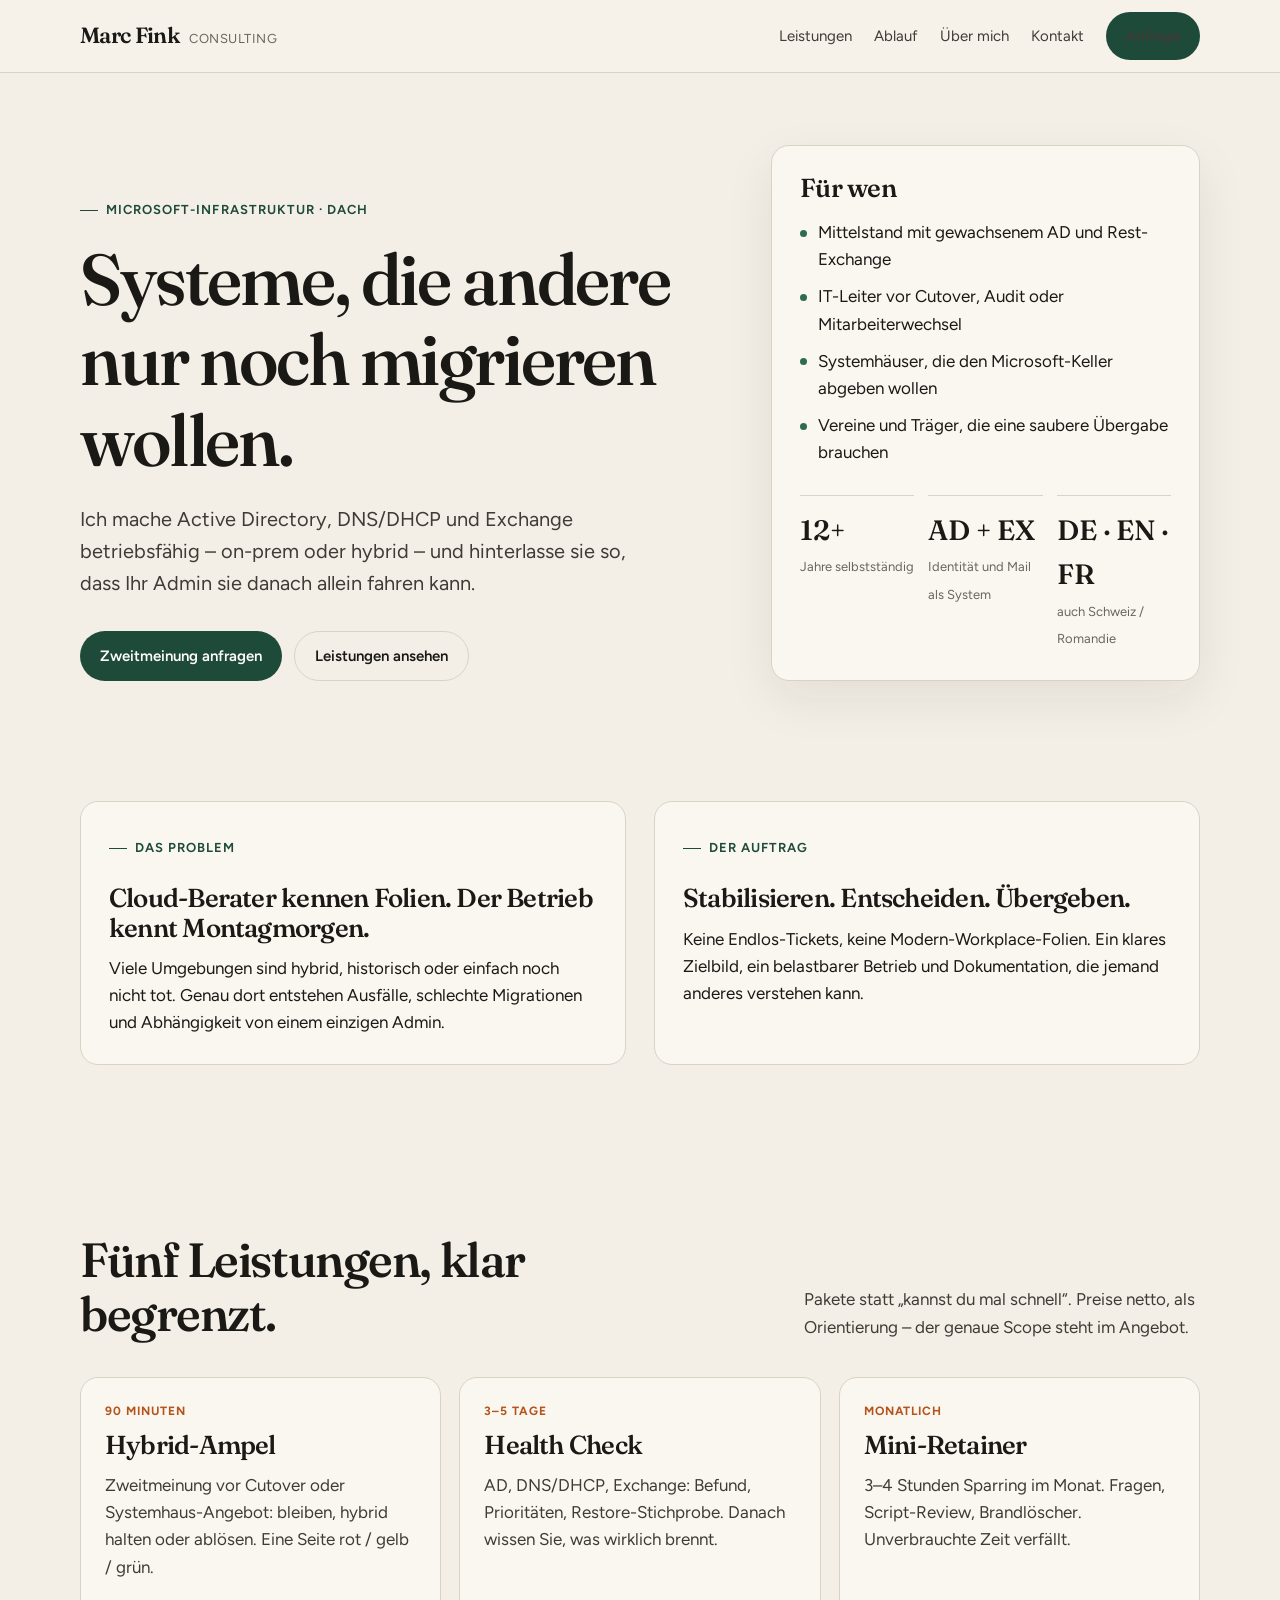
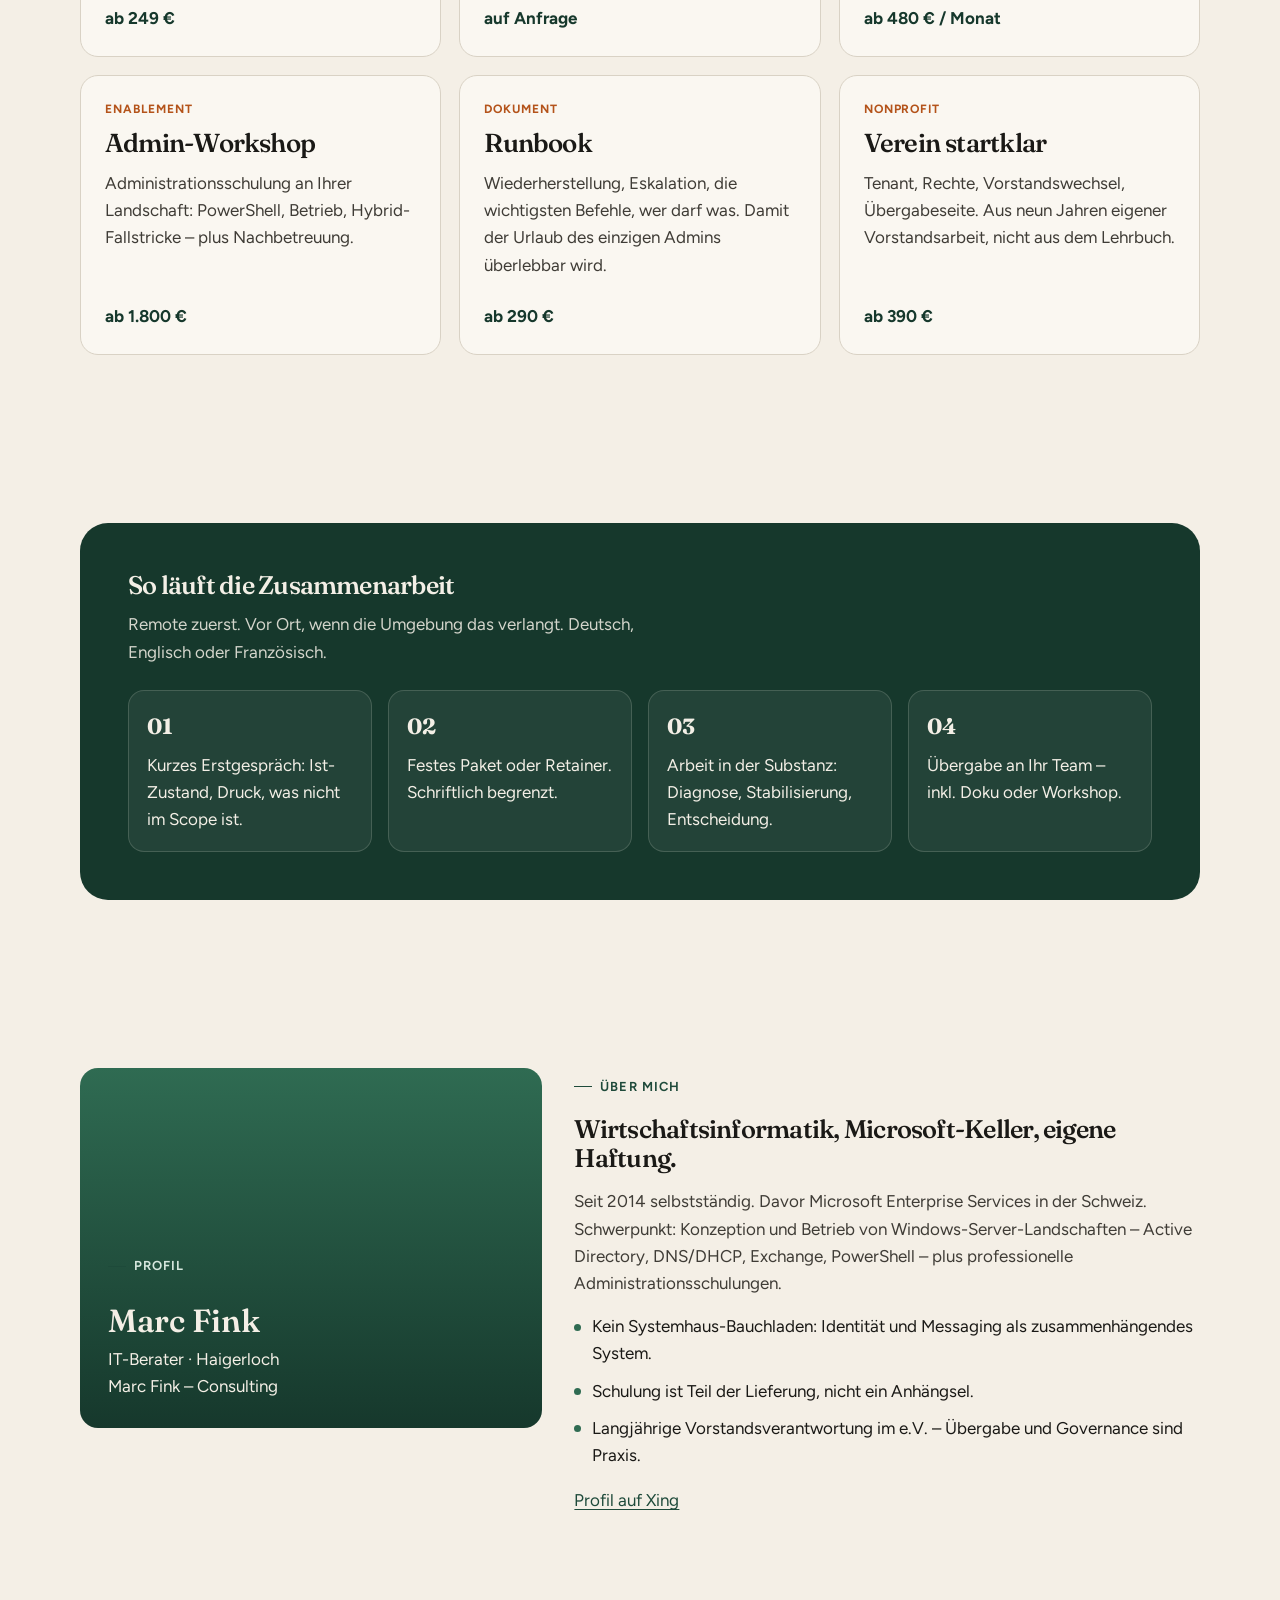
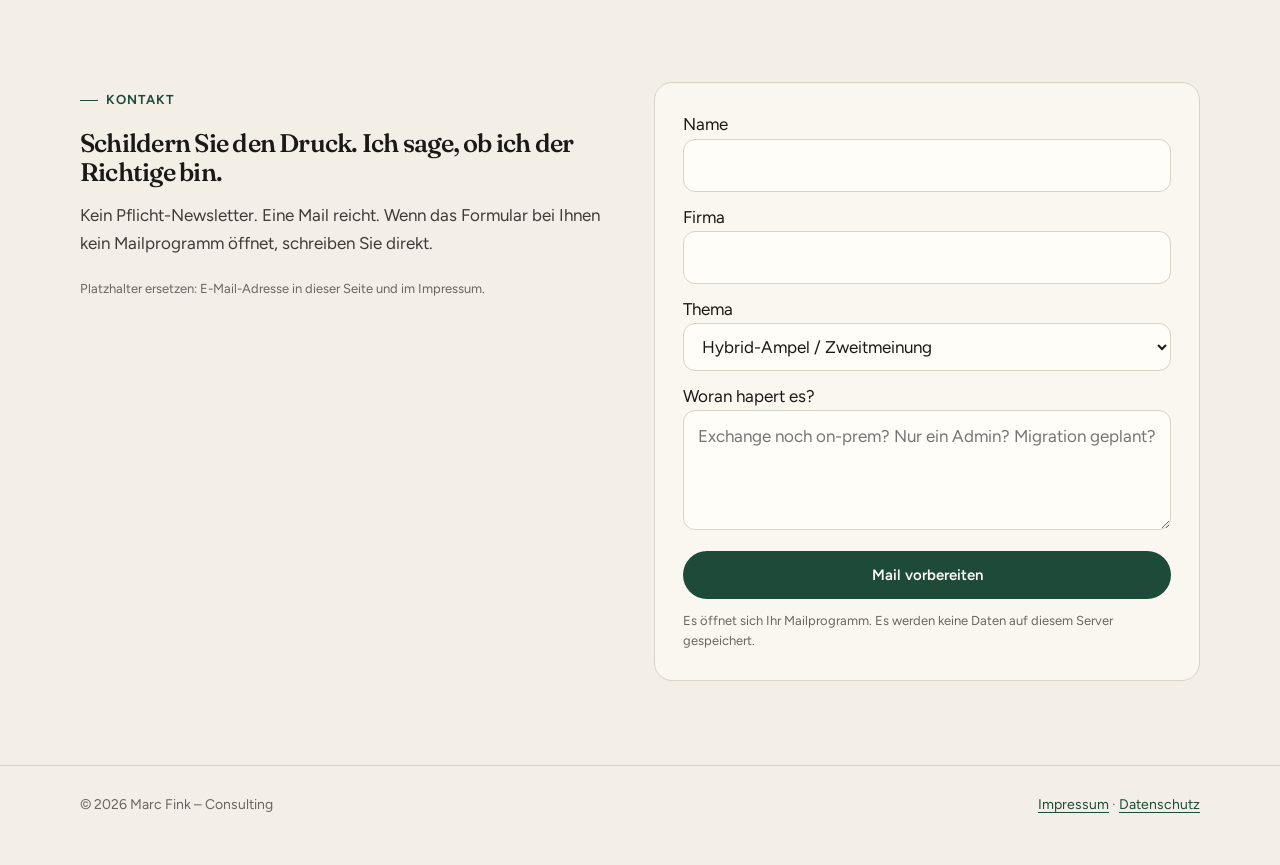
<file: index.html>
<!DOCTYPE html>
<html lang="de">
<head>
  <meta charset="UTF-8">
  <meta name="viewport" content="width=device-width, initial-scale=1">
  <title>Marc Fink Consulting – Microsoft-Infrastruktur, die den Betrieb hält</title>
  <meta name="description" content="Unabhängige Beratung für Active Directory, DNS/DHCP, Exchange und PowerShell. Hybrid und Legacy betriebsfähig machen – plus Wissenstransfer für Ihr Admin-Team.">
  <link rel="preconnect" href="https://fonts.googleapis.com">
  <link rel="preconnect" href="https://fonts.gstatic.com" crossorigin>
  <link href="https://fonts.googleapis.com/css2?family=Figtree:wght@400;500;600;700&family=Fraunces:opsz,wght@9..144,500;9..144,560;9..144,650&display=swap" rel="stylesheet">
  <link rel="stylesheet" href="css/styles.css">
</head>
<body>
  <header class="nav">
    <div class="wrap nav-inner">
      <a class="brand" href="index.html">
        <span class="brand-mark">Marc Fink</span>
        <span class="brand-sub">Consulting</span>
      </a>
      <button class="menu-btn" type="button" aria-expanded="false" aria-label="Menü">Menü</button>
      <ul class="nav-links">
        <li><a href="#leistungen">Leistungen</a></li>
        <li><a href="#ablauf">Ablauf</a></li>
        <li><a href="#ueber">Über mich</a></li>
        <li><a href="#kontakt">Kontakt</a></li>
        <li><a class="btn btn-dark" href="#kontakt">Anfrage</a></li>
      </ul>
    </div>
  </header>

  <main>
    <section class="hero">
      <div class="wrap hero-grid">
        <div>
          <p class="kicker">Microsoft-Infrastruktur · DACH</p>
          <h1>Systeme, die andere nur noch migrieren wollen.</h1>
          <p class="lead">Ich mache Active Directory, DNS/DHCP und Exchange betriebsfähig – on-prem oder hybrid – und hinterlasse sie so, dass Ihr Admin sie danach allein fahren kann.</p>
          <div style="display:flex;gap:12px;flex-wrap:wrap;">
            <a class="btn btn-dark" href="#kontakt">Zweitmeinung anfragen</a>
            <a class="btn btn-line" href="#leistungen">Leistungen ansehen</a>
          </div>
        </div>
        <aside class="hero-card">
          <h2>Für wen</h2>
          <ul class="list">
            <li>Mittelstand mit gewachsenem AD und Rest-Exchange</li>
            <li>IT-Leiter vor Cutover, Audit oder Mitarbeiterwechsel</li>
            <li>Systemhäuser, die den Microsoft-Keller abgeben wollen</li>
            <li>Vereine und Träger, die eine saubere Übergabe brauchen</li>
          </ul>
          <div class="stat-row">
            <div class="stat"><b>12+</b><span>Jahre selbstständig</span></div>
            <div class="stat"><b>AD + EX</b><span>Identität und Mail als System</span></div>
            <div class="stat"><b>DE · EN · FR</b><span>auch Schweiz / Romandie</span></div>
          </div>
        </aside>
      </div>
    </section>

    <section class="section" id="problem">
      <div class="wrap split">
        <article class="panel">
          <p class="kicker">Das Problem</p>
          <h3>Cloud-Berater kennen Folien. Der Betrieb kennt Montagmorgen.</h3>
          <p>Viele Umgebungen sind hybrid, historisch oder einfach noch nicht tot. Genau dort entstehen Ausfälle, schlechte Migrationen und Abhängigkeit von einem einzigen Admin.</p>
        </article>
        <article class="panel">
          <p class="kicker">Der Auftrag</p>
          <h3>Stabilisieren. Entscheiden. Übergeben.</h3>
          <p>Keine Endlos-Tickets, keine Modern-Workplace-Folien. Ein klares Zielbild, ein belastbarer Betrieb und Dokumentation, die jemand anderes verstehen kann.</p>
        </article>
      </div>
    </section>

    <section class="section" id="leistungen">
      <div class="wrap">
        <div class="section-head">
          <h2>Fünf Leistungen, klar begrenzt.</h2>
          <p>Pakete statt „kannst du mal schnell“. Preise netto, als Orientierung – der genaue Scope steht im Angebot.</p>
        </div>
        <div class="cards">
          <article class="card">
            <span class="tag">90 Minuten</span>
            <h3>Hybrid-Ampel</h3>
            <p>Zweitmeinung vor Cutover oder Systemhaus-Angebot: bleiben, hybrid halten oder ablösen. Eine Seite rot / gelb / grün.</p>
            <div class="price">ab 249 €</div>
          </article>
          <article class="card">
            <span class="tag">3–5 Tage</span>
            <h3>Health Check</h3>
            <p>AD, DNS/DHCP, Exchange: Befund, Prioritäten, Restore-Stichprobe. Danach wissen Sie, was wirklich brennt.</p>
            <div class="price">auf Anfrage</div>
          </article>
          <article class="card">
            <span class="tag">monatlich</span>
            <h3>Mini-Retainer</h3>
            <p>3–4 Stunden Sparring im Monat. Fragen, Script-Review, Brandlöscher. Unverbrauchte Zeit verfällt.</p>
            <div class="price">ab 480 € / Monat</div>
          </article>
          <article class="card">
            <span class="tag">Enablement</span>
            <h3>Admin-Workshop</h3>
            <p>Administrationsschulung an Ihrer Landschaft: PowerShell, Betrieb, Hybrid-Fallstricke – plus Nachbetreuung.</p>
            <div class="price">ab 1.800 €</div>
          </article>
          <article class="card">
            <span class="tag">Dokument</span>
            <h3>Runbook</h3>
            <p>Wiederherstellung, Eskalation, die wichtigsten Befehle, wer darf was. Damit der Urlaub des einzigen Admins überlebbar wird.</p>
            <div class="price">ab 290 €</div>
          </article>
          <article class="card">
            <span class="tag">Nonprofit</span>
            <h3>Verein startklar</h3>
            <p>Tenant, Rechte, Vorstandswechsel, Übergabeseite. Aus neun Jahren eigener Vorstandsarbeit, nicht aus dem Lehrbuch.</p>
            <div class="price">ab 390 €</div>
          </article>
        </div>
      </div>
    </section>

    <section class="section" id="ablauf">
      <div class="wrap">
        <div class="band">
          <h2>So läuft die Zusammenarbeit</h2>
          <p>Remote zuerst. Vor Ort, wenn die Umgebung das verlangt. Deutsch, Englisch oder Französisch.</p>
          <div class="steps">
            <div class="step"><b>01</b>Kurzes Erstgespräch: Ist-Zustand, Druck, was nicht im Scope ist.</div>
            <div class="step"><b>02</b>Festes Paket oder Retainer. Schriftlich begrenzt.</div>
            <div class="step"><b>03</b>Arbeit in der Substanz: Diagnose, Stabilisierung, Entscheidung.</div>
            <div class="step"><b>04</b>Übergabe an Ihr Team – inkl. Doku oder Workshop.</div>
          </div>
        </div>
      </div>
    </section>

    <section class="section" id="ueber">
      <div class="wrap about">
        <div class="portrait">
          <span class="kicker" style="color:#d7e8df;">Profil</span>
          <strong>Marc Fink</strong>
          <p>IT-Berater · Haigerloch<br>Marc Fink – Consulting</p>
        </div>
        <div>
          <p class="kicker">Über mich</p>
          <h2>Wirtschaftsinformatik, Microsoft-Keller, eigene Haftung.</h2>
          <p style="margin:16px 0;color:var(--ink-soft);">Seit 2014 selbstständig. Davor Microsoft Enterprise Services in der Schweiz. Schwerpunkt: Konzeption und Betrieb von Windows-Server-Landschaften – Active Directory, DNS/DHCP, Exchange, PowerShell – plus professionelle Administrationsschulungen.</p>
          <ul class="list">
            <li>Kein Systemhaus-Bauchladen: Identität und Messaging als zusammenhängendes System.</li>
            <li>Schulung ist Teil der Lieferung, nicht ein Anhängsel.</li>
            <li>Langjährige Vorstandsverantwortung im e.V. – Übergabe und Governance sind Praxis.</li>
          </ul>
          <p style="margin-top:18px;"><a href="https://www.xing.com/profile/Marc_Fink" rel="noopener">Profil auf Xing</a></p>
        </div>
      </div>
    </section>

    <section class="section" id="kontakt">
      <div class="wrap split">
        <div>
          <p class="kicker">Kontakt</p>
          <h2>Schildern Sie den Druck. Ich sage, ob ich der Richtige bin.</h2>
          <p style="margin:16px 0 22px;color:var(--ink-soft);">Kein Pflicht-Newsletter. Eine Mail reicht. Wenn das Formular bei Ihnen kein Mailprogramm öffnet, schreiben Sie direkt.</p>
          <p class="note">Platzhalter ersetzen: E-Mail-Adresse in dieser Seite und im Impressum.</p>
        </div>
        <form class="form panel" id="anfrage" data-email="info@mfixpert.de">
          <label>Name<input name="name" required autocomplete="name"></label>
          <label>Firma<input name="firma" autocomplete="organization"></label>
          <label>Thema
            <select name="thema">
              <option>Hybrid-Ampel / Zweitmeinung</option>
              <option>Health Check</option>
              <option>Mini-Retainer</option>
              <option>Workshop / Enablement</option>
              <option>Runbook</option>
              <option>Verein / Nonprofit</option>
              <option>Anderes</option>
            </select>
          </label>
          <label>Woran hapert es?<textarea name="nachricht" required placeholder="Exchange noch on-prem? Nur ein Admin? Migration geplant?"></textarea></label>
          <button class="btn btn-dark" type="submit">Mail vorbereiten</button>
          <p class="note">Es öffnet sich Ihr Mailprogramm. Es werden keine Daten auf diesem Server gespeichert.</p>
        </form>
      </div>
    </section>
  </main>

  <footer>
    <div class="wrap foot">
      <span>© <span id="y"></span> Marc Fink – Consulting</span>
      <span>
        <a href="impressum.html">Impressum</a>
        ·
        <a href="datenschutz.html">Datenschutz</a>
      </span>
    </div>
  </footer>
  <script>
    document.getElementById("y").textContent = new Date().getFullYear();
  </script>
  <script src="js/main.js"></script>
</body>
</html>
</file>
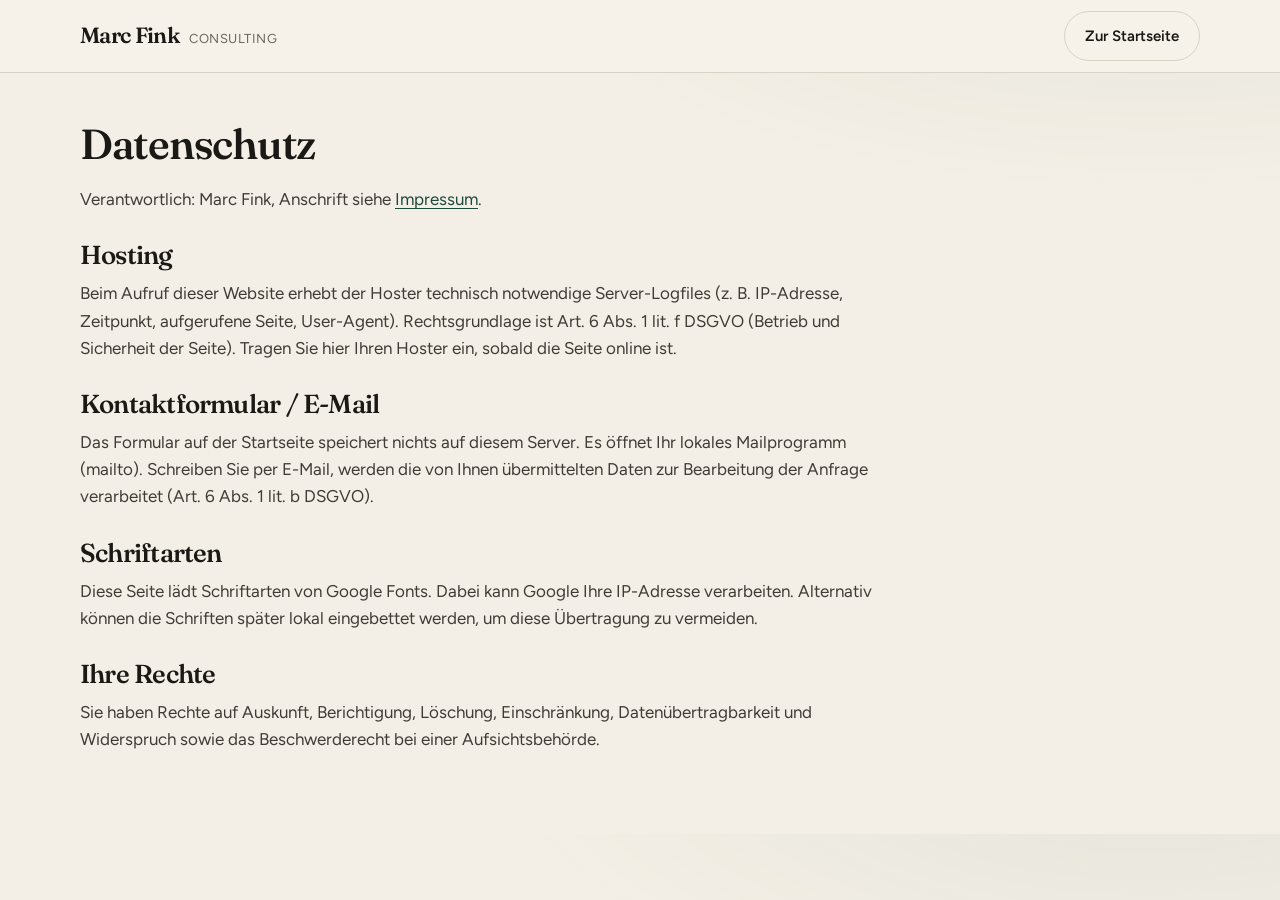
<file: datenschutz.html>
<!DOCTYPE html>
<html lang="de">
<head>
  <meta charset="UTF-8">
  <meta name="viewport" content="width=device-width, initial-scale=1">
  <title>Datenschutz – Marc Fink Consulting</title>
  <link rel="preconnect" href="https://fonts.googleapis.com">
  <link rel="preconnect" href="https://fonts.gstatic.com" crossorigin>
  <link href="https://fonts.googleapis.com/css2?family=Figtree:wght@400;500;600;700&family=Fraunces:opsz,wght@9..144,560&display=swap" rel="stylesheet">
  <link rel="stylesheet" href="css/styles.css">
</head>
<body>
  <header class="nav">
    <div class="wrap nav-inner">
      <a class="brand" href="index.html">
        <span class="brand-mark">Marc Fink</span>
        <span class="brand-sub">Consulting</span>
      </a>
      <a class="btn btn-line" href="index.html">Zur Startseite</a>
    </div>
  </header>
  <main class="legal wrap">
    <h1>Datenschutz</h1>
    <p>Verantwortlich: Marc Fink, Anschrift siehe <a href="impressum.html">Impressum</a>.</p>

    <h2>Hosting</h2>
    <p>Beim Aufruf dieser Website erhebt der Hoster technisch notwendige Server-Logfiles (z. B. IP-Adresse, Zeitpunkt, aufgerufene Seite, User-Agent). Rechtsgrundlage ist Art. 6 Abs. 1 lit. f DSGVO (Betrieb und Sicherheit der Seite). Tragen Sie hier Ihren Hoster ein, sobald die Seite online ist.</p>

    <h2>Kontaktformular / E-Mail</h2>
    <p>Das Formular auf der Startseite speichert nichts auf diesem Server. Es öffnet Ihr lokales Mailprogramm (mailto). Schreiben Sie per E-Mail, werden die von Ihnen übermittelten Daten zur Bearbeitung der Anfrage verarbeitet (Art. 6 Abs. 1 lit. b DSGVO).</p>

    <h2>Schriftarten</h2>
    <p>Diese Seite lädt Schriftarten von Google Fonts. Dabei kann Google Ihre IP-Adresse verarbeiten. Alternativ können die Schriften später lokal eingebettet werden, um diese Übertragung zu vermeiden.</p>

    <h2>Ihre Rechte</h2>
    <p>Sie haben Rechte auf Auskunft, Berichtigung, Löschung, Einschränkung, Datenübertragbarkeit und Widerspruch sowie das Beschwerderecht bei einer Aufsichtsbehörde.</p>
  </main>
</body>
</html>
</file>
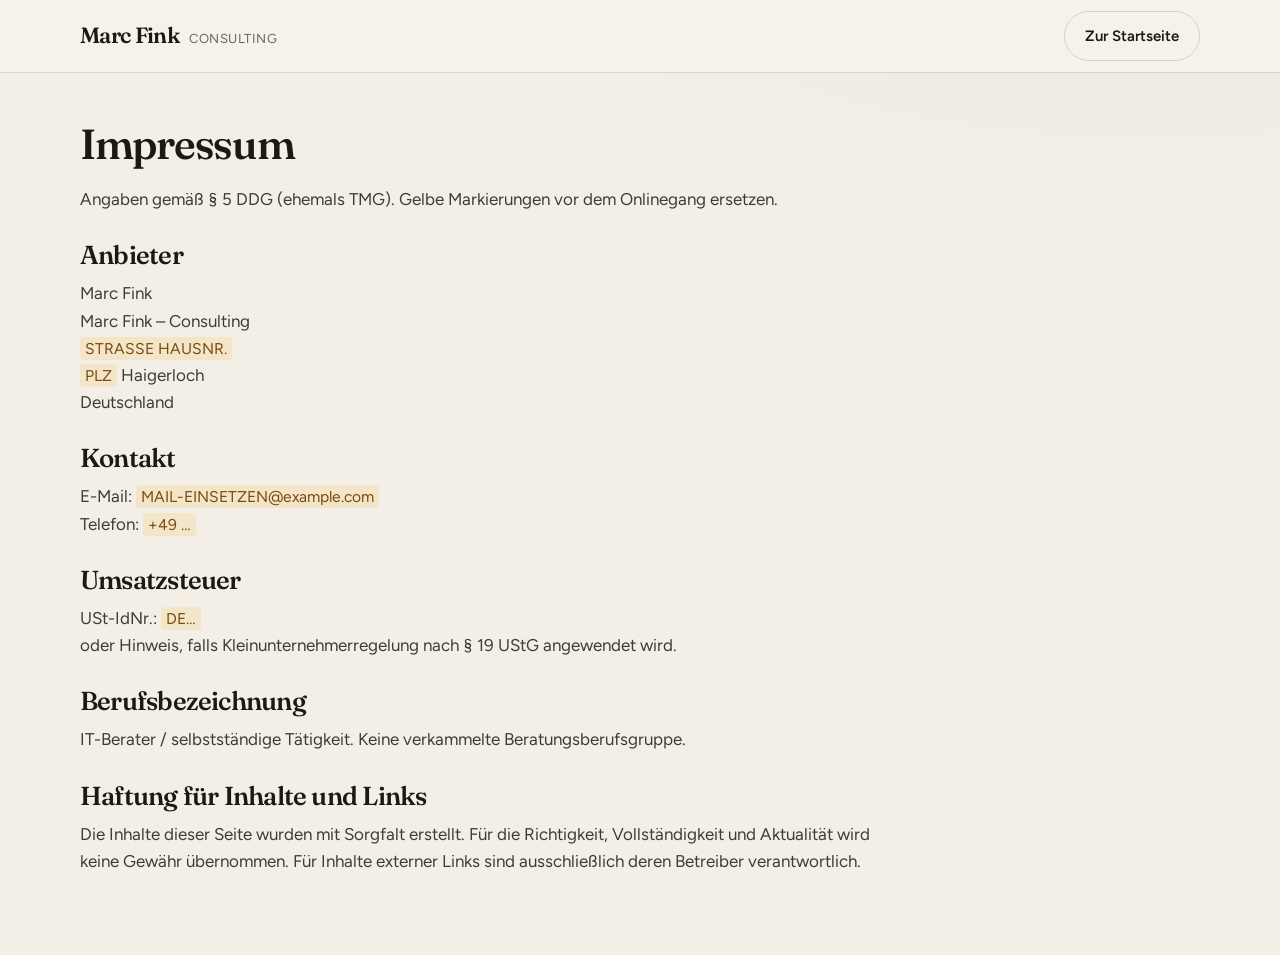
<file: impressum.html>
<!DOCTYPE html>
<html lang="de">
<head>
  <meta charset="UTF-8">
  <meta name="viewport" content="width=device-width, initial-scale=1">
  <title>Impressum – Marc Fink Consulting</title>
  <link rel="preconnect" href="https://fonts.googleapis.com">
  <link rel="preconnect" href="https://fonts.gstatic.com" crossorigin>
  <link href="https://fonts.googleapis.com/css2?family=Figtree:wght@400;500;600;700&family=Fraunces:opsz,wght@9..144,560&display=swap" rel="stylesheet">
  <link rel="stylesheet" href="css/styles.css">
</head>
<body>
  <header class="nav">
    <div class="wrap nav-inner">
      <a class="brand" href="index.html">
        <span class="brand-mark">Marc Fink</span>
        <span class="brand-sub">Consulting</span>
      </a>
      <a class="btn btn-line" href="index.html">Zur Startseite</a>
    </div>
  </header>
  <main class="legal wrap">
    <h1>Impressum</h1>
    <p>Angaben gemäß § 5 DDG (ehemals TMG). Gelbe Markierungen vor dem Onlinegang ersetzen.</p>

    <h2>Anbieter</h2>
    <p>
      Marc Fink<br>
      Marc Fink – Consulting<br>
      <span class="placeholder">STRASSE HAUSNR.</span><br>
      <span class="placeholder">PLZ</span> Haigerloch<br>
      Deutschland
    </p>

    <h2>Kontakt</h2>
    <p>
      E-Mail: <span class="placeholder">MAIL-EINSETZEN@example.com</span><br>
      Telefon: <span class="placeholder">+49 …</span>
    </p>

    <h2>Umsatzsteuer</h2>
    <p>
      USt-IdNr.: <span class="placeholder">DE…</span><br>
      oder Hinweis, falls Kleinunternehmerregelung nach § 19 UStG angewendet wird.
    </p>

    <h2>Berufsbezeichnung</h2>
    <p>IT-Berater / selbstständige Tätigkeit. Keine verkammelte Beratungsberufsgruppe.</p>

    <h2>Haftung für Inhalte und Links</h2>
    <p>Die Inhalte dieser Seite wurden mit Sorgfalt erstellt. Für die Richtigkeit, Vollständigkeit und Aktualität wird keine Gewähr übernommen. Für Inhalte externer Links sind ausschließlich deren Betreiber verantwortlich.</p>
  </main>
</body>
</html>
</file>
<file: css/styles.css>
:root {
  --ink: #1a1916;
  --ink-soft: #3f3c36;
  --muted: #6b655c;
  --line: #d9d2c5;
  --paper: #f4efe6;
  --paper-2: #ebe4d6;
  --card: #faf7f1;
  --forest: #1e4a3a;
  --forest-2: #16382c;
  --moss: #2f6b52;
  --gold: #b4531a;
  --white: #fffdf8;
  --shadow: 0 18px 50px rgba(26, 25, 22, 0.08);
  --radius: 18px;
  --max: 1120px;
}

*,
*::before,
*::after {
  box-sizing: border-box;
  margin: 0;
  padding: 0;
}

html {
  scroll-behavior: smooth;
}

body {
  font-family: "Figtree", system-ui, sans-serif;
  color: var(--ink);
  background:
    radial-gradient(1200px 500px at 90% -10%, rgba(47, 107, 82, 0.08), transparent 55%),
    var(--paper);
  line-height: 1.6;
  font-size: 17px;
}

img,
svg {
  display: block;
  max-width: 100%;
}

a {
  color: var(--forest);
  text-decoration-thickness: 1px;
  text-underline-offset: 3px;
}

.wrap {
  width: min(var(--max), calc(100% - 40px));
  margin-inline: auto;
}

.nav {
  position: sticky;
  top: 0;
  z-index: 20;
  backdrop-filter: blur(16px);
  background: color-mix(in srgb, var(--paper) 84%, white);
  border-bottom: 1px solid var(--line);
}

.nav-inner {
  display: flex;
  align-items: center;
  justify-content: space-between;
  min-height: 72px;
  gap: 20px;
}

.brand {
  display: flex;
  align-items: baseline;
  gap: 10px;
  color: inherit;
  text-decoration: none;
}

.brand-mark {
  font-family: "Fraunces", Georgia, serif;
  font-weight: 600;
  font-size: 22px;
  letter-spacing: -0.03em;
}

.brand-sub {
  color: var(--muted);
  font-size: 13px;
  letter-spacing: 0.04em;
  text-transform: uppercase;
}

.nav-links {
  display: flex;
  gap: 22px;
  list-style: none;
  align-items: center;
}

.nav-links a {
  color: var(--ink-soft);
  text-decoration: none;
  font-size: 15px;
}

.nav-links a:hover {
  color: var(--forest);
}

.btn {
  display: inline-flex;
  align-items: center;
  justify-content: center;
  gap: 8px;
  border: 0;
  cursor: pointer;
  text-decoration: none;
  border-radius: 999px;
  padding: 12px 20px;
  font: inherit;
  font-weight: 600;
  font-size: 15px;
  transition: 0.2s ease;
}

.btn-dark {
  background: var(--forest);
  color: var(--white);
}

.btn-dark:hover {
  background: var(--forest-2);
  color: var(--white);
}

.btn-line {
  background: transparent;
  color: var(--ink);
  border: 1px solid var(--line);
}

.btn-line:hover {
  border-color: var(--ink);
}

.menu-btn {
  display: none;
  background: none;
  border: 1px solid var(--line);
  border-radius: 10px;
  padding: 8px 10px;
  font: inherit;
}

.hero {
  padding: 72px 0 36px;
}

.kicker {
  display: inline-flex;
  align-items: center;
  gap: 8px;
  color: var(--forest);
  font-size: 13px;
  font-weight: 650;
  letter-spacing: 0.08em;
  text-transform: uppercase;
  margin-bottom: 18px;
}

.kicker::before {
  content: "";
  width: 18px;
  height: 1px;
  background: var(--forest);
}

h1,
h2,
h3,
.serif {
  font-family: "Fraunces", Georgia, serif;
  letter-spacing: -0.03em;
  font-weight: 560;
  line-height: 1.12;
}

h1 {
  font-size: clamp(40px, 6vw, 72px);
  max-width: 16ch;
  margin-bottom: 22px;
}

.lead {
  font-size: 20px;
  color: var(--ink-soft);
  max-width: 44ch;
  margin-bottom: 32px;
}

.hero-grid {
  display: grid;
  grid-template-columns: 1.2fr 0.8fr;
  gap: 48px;
  align-items: end;
}

.hero-card {
  background: var(--card);
  border: 1px solid var(--line);
  border-radius: var(--radius);
  padding: 28px;
  box-shadow: var(--shadow);
}

.hero-card h2 {
  font-size: 26px;
  margin-bottom: 16px;
}

.stat-row {
  display: grid;
  grid-template-columns: repeat(3, 1fr);
  gap: 14px;
  margin-top: 28px;
}

.stat {
  border-top: 1px solid var(--line);
  padding-top: 12px;
}

.stat b {
  display: block;
  font-family: "Fraunces", Georgia, serif;
  font-size: 28px;
  font-weight: 560;
}

.stat span {
  color: var(--muted);
  font-size: 13px;
}

.section {
  padding: 84px 0;
}

.section-head {
  display: flex;
  justify-content: space-between;
  gap: 24px;
  align-items: end;
  margin-bottom: 36px;
}

.section-head h2 {
  font-size: clamp(32px, 4vw, 48px);
  max-width: 16ch;
}

.section-head p {
  max-width: 36ch;
  color: var(--ink-soft);
}

.split {
  display: grid;
  grid-template-columns: 1fr 1fr;
  gap: 28px;
}

.panel {
  background: var(--card);
  border: 1px solid var(--line);
  border-radius: var(--radius);
  padding: 28px;
}

.panel h3 {
  font-size: 26px;
  margin: 8px 0 12px;
}

.list {
  list-style: none;
  display: grid;
  gap: 10px;
}

.list li {
  padding-left: 18px;
  position: relative;
}

.list li::before {
  content: "";
  width: 7px;
  height: 7px;
  border-radius: 50%;
  background: var(--moss);
  position: absolute;
  left: 0;
  top: 0.62em;
}

.cards {
  display: grid;
  grid-template-columns: repeat(3, 1fr);
  gap: 18px;
}

.card {
  background: var(--card);
  border: 1px solid var(--line);
  border-radius: var(--radius);
  padding: 24px;
  display: flex;
  flex-direction: column;
  min-height: 280px;
}

.card .tag {
  font-size: 12px;
  letter-spacing: 0.08em;
  text-transform: uppercase;
  color: var(--gold);
  font-weight: 700;
}

.card h3 {
  font-size: 26px;
  margin: 10px 0 12px;
}

.card p {
  color: var(--ink-soft);
  flex: 1;
}

.price {
  margin-top: 18px;
  font-weight: 700;
  color: var(--forest-2);
}

.band {
  background: var(--forest-2);
  color: #f3efe6;
  border-radius: 28px;
  padding: 48px;
}

.band h2,
.band p {
  color: inherit;
}

.band p {
  opacity: 0.86;
  max-width: 48ch;
  margin: 12px 0 24px;
}

.steps {
  display: grid;
  grid-template-columns: repeat(4, 1fr);
  gap: 16px;
}

.step {
  background: rgba(255, 253, 248, 0.06);
  border: 1px solid rgba(243, 239, 230, 0.16);
  border-radius: 16px;
  padding: 18px;
}

.step b {
  display: block;
  font-family: "Fraunces", Georgia, serif;
  font-size: 22px;
  margin-bottom: 8px;
}

.about {
  display: grid;
  grid-template-columns: 0.85fr 1.15fr;
  gap: 32px;
  align-items: start;
}

.portrait {
  background:
    linear-gradient(180deg, #2f6b52 0%, #16382c 100%);
  color: #f4efe6;
  border-radius: var(--radius);
  min-height: 360px;
  padding: 28px;
  display: flex;
  flex-direction: column;
  justify-content: flex-end;
}

.portrait strong {
  font-family: "Fraunces", Georgia, serif;
  font-size: 32px;
  font-weight: 560;
}

.form {
  display: grid;
  gap: 12px;
}

.form input,
.form select,
.form textarea {
  width: 100%;
  border: 1px solid var(--line);
  background: var(--white);
  border-radius: 12px;
  padding: 12px 14px;
  font: inherit;
  color: inherit;
}

.form textarea {
  min-height: 120px;
  resize: vertical;
}

.note {
  font-size: 13px;
  color: var(--muted);
}

footer {
  border-top: 1px solid var(--line);
  padding: 28px 0 48px;
  color: var(--muted);
  font-size: 14px;
}

.foot {
  display: flex;
  justify-content: space-between;
  gap: 16px;
  flex-wrap: wrap;
}

.legal {
  padding: 48px 0 80px;
}

.legal h1 {
  font-size: 42px;
  margin-bottom: 18px;
}

.legal h2 {
  font-size: 26px;
  margin: 28px 0 10px;
}

.legal p,
.legal li {
  max-width: 72ch;
  color: var(--ink-soft);
}

.placeholder {
  background: #f3e6c8;
  color: #7a4a10;
  padding: 2px 5px;
  border-radius: 4px;
  font-size: 0.92em;
}

@media (max-width: 900px) {
  .hero-grid,
  .split,
  .cards,
  .steps,
  .about,
  .section-head {
    grid-template-columns: 1fr;
  }

  .nav-links {
    display: none;
    position: absolute;
    top: 72px;
    left: 0;
    right: 0;
    background: var(--paper);
    border-bottom: 1px solid var(--line);
    padding: 16px 20px 24px;
    flex-direction: column;
    align-items: flex-start;
  }

  .nav-links.open {
    display: flex;
  }

  .menu-btn {
    display: inline-flex;
  }

  .stat-row {
    grid-template-columns: 1fr;
  }

  .band {
    padding: 28px;
  }

  h1 {
    max-width: none;
  }
}
</file>
